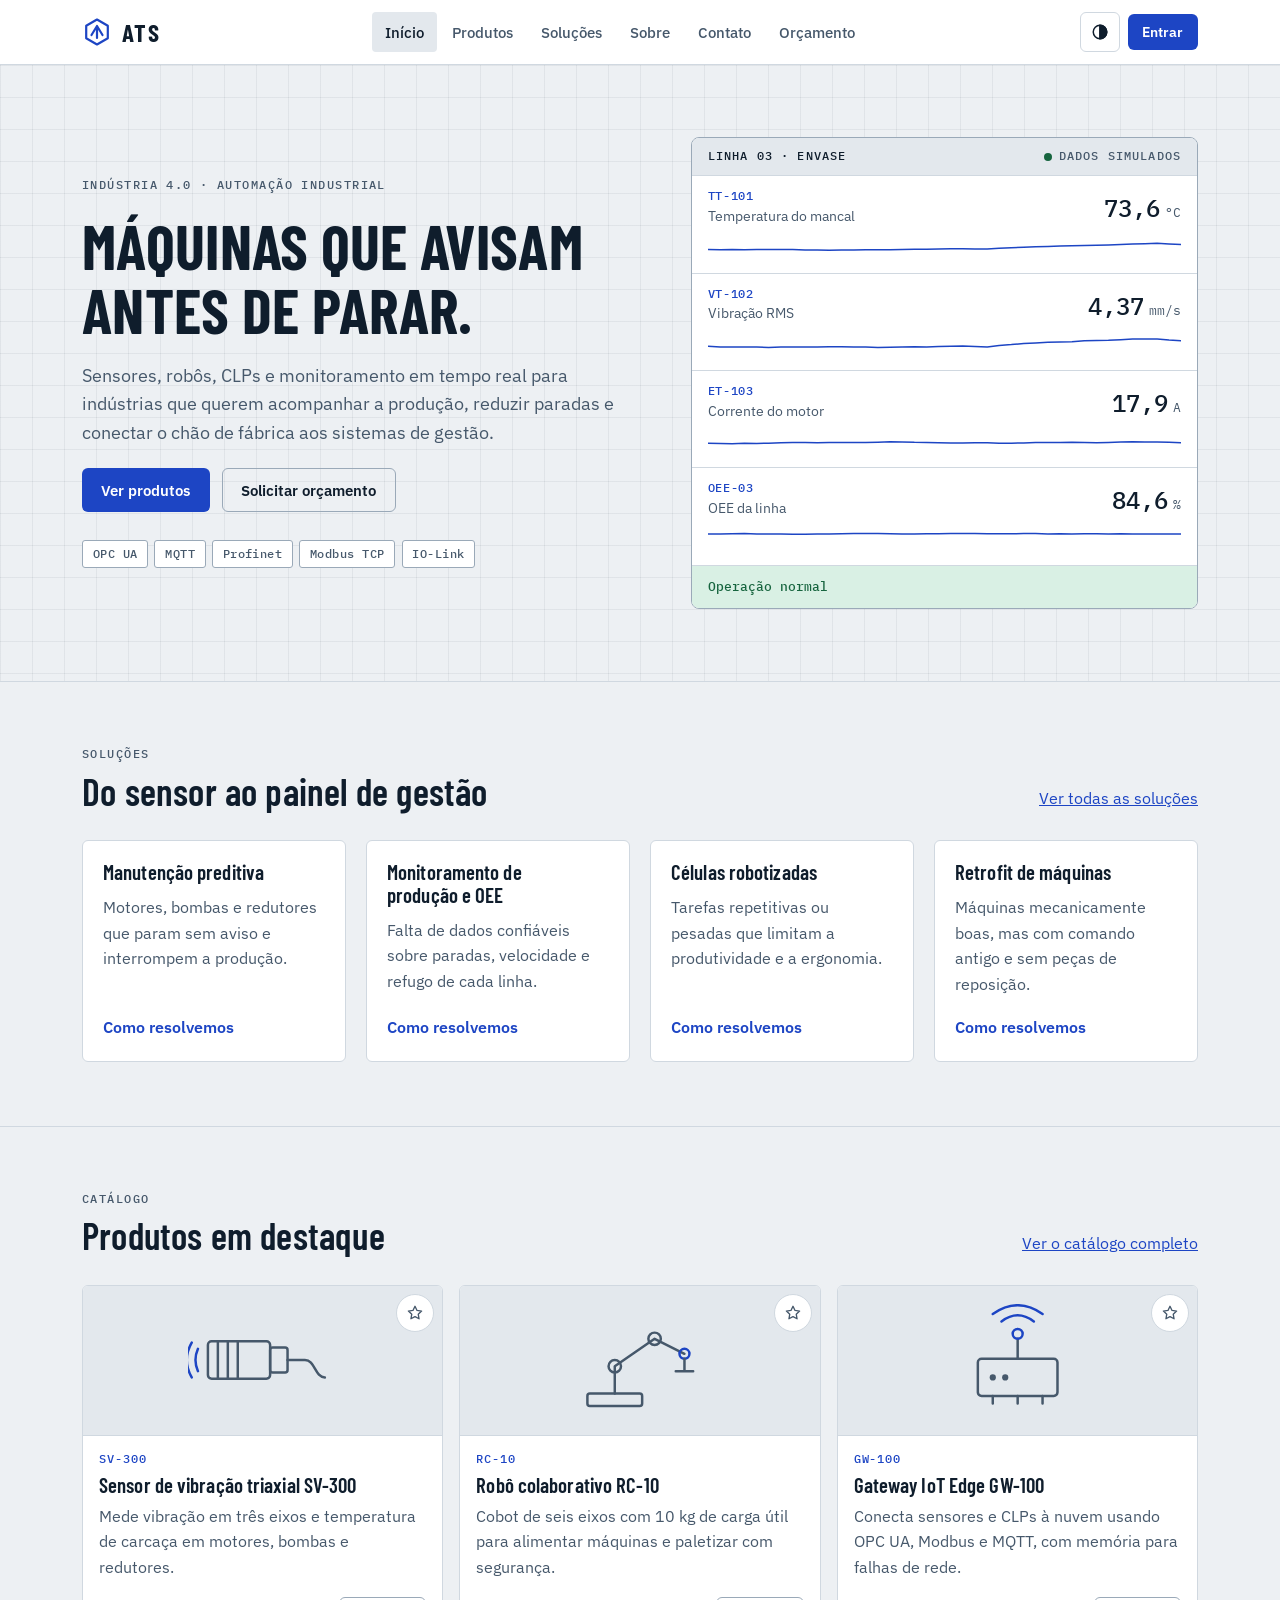
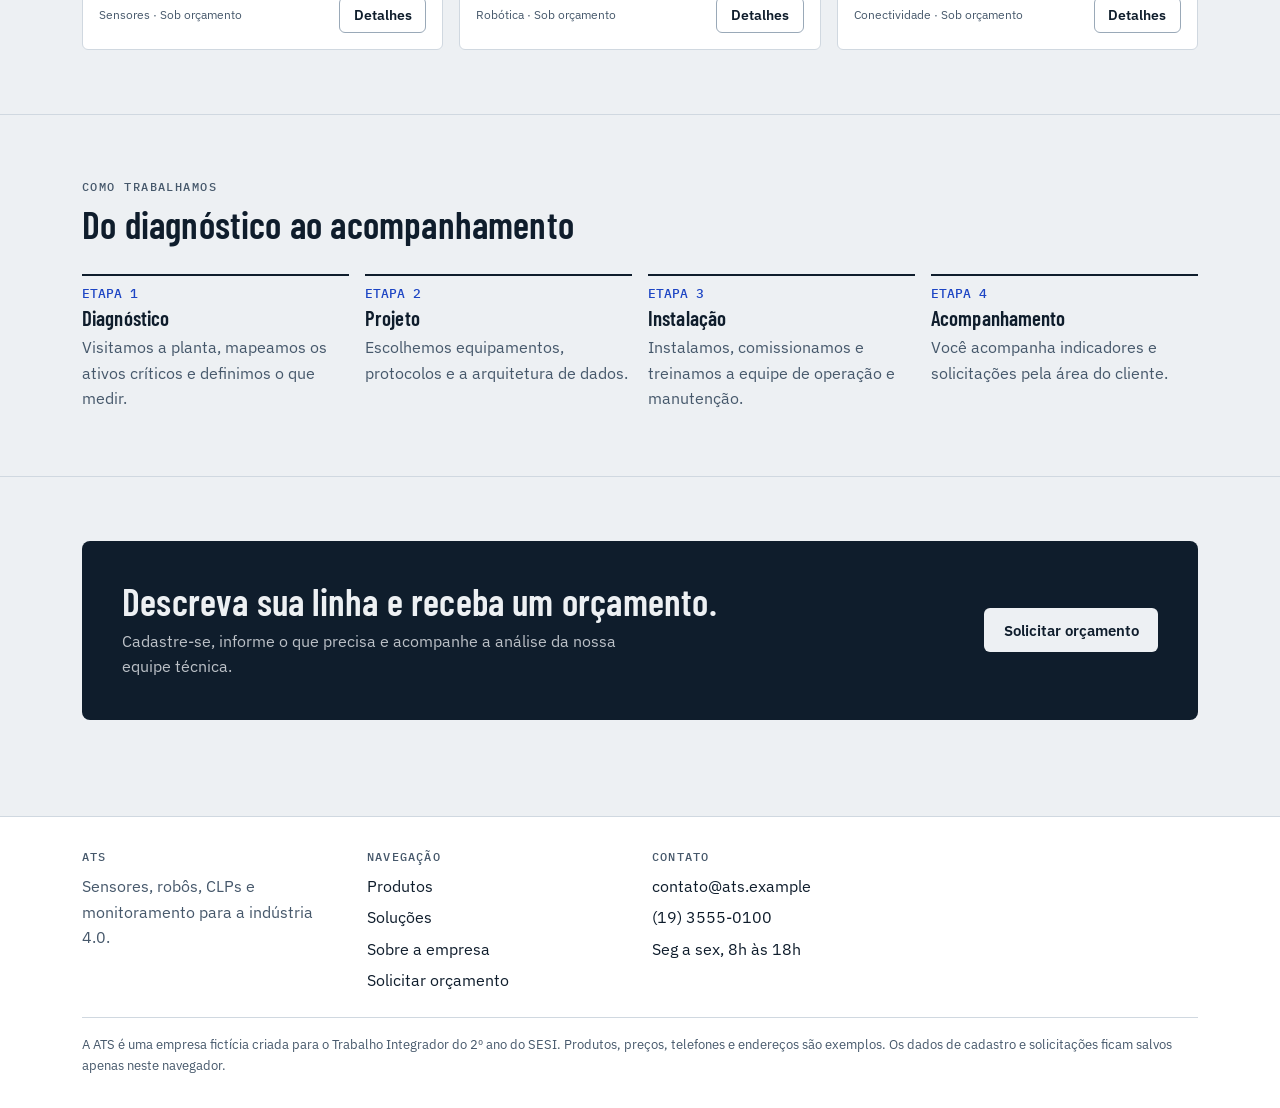
<file: Site - Link.html>
<!doctype html><html><head><meta charset=utf8><meta name=viewport content="width=device-width,initial-scale=1,viewport-fit=cover"><style>:root{color-scheme:light;box-sizing:border-box;padding-top:env(safe-area-inset-top,0px);padding-bottom:env(safe-area-inset-bottom,0px)}html{scroll-padding-top:env(safe-area-inset-top,0px)}body{margin:0;padding:0;font:14px -apple-system,BlinkMacSystemFont,sans-serif;background:#fff;color:#000}img{max-width:100%}[hidden]:not([hidden=until-found i]){display:none!important}</style></head><body>
<title>ATS</title>
<link rel="preconnect" href="https://fonts.googleapis.com">
<link rel="preconnect" href="https://fonts.gstatic.com" crossorigin>
<link rel="stylesheet" href="https://fonts.googleapis.com/css2?family=Barlow+Condensed:wght@500;600;700&family=IBM+Plex+Mono:wght@400;500&family=IBM+Plex+Sans:wght@400;500;600&display=swap">
<style>
/* Layout: cabeçalho fixo; hero sobre grade de desenho técnico com painel de telemetria ao vivo (único ponto de ousadia); demais telas em grades sóbrias de cards e formulários. */
:root{
  --bg:#EDF0F3; --surface:#FFFFFF; --surface-2:#E3E8ED; --ink:#0F1D2C; --ink-2:#46586B;
  --line:#D0D8E0; --line-strong:#9AA9B8;
  --accent:#1D45C4; --accent-hover:#16379F; --accent-ink:#FFFFFF; --accent-soft:#DCE4FA;
  --signal:#8A5200; --signal-bg:#FFEFC7; --ok:#17653F; --ok-bg:#D9F0E4; --bad:#A8231C; --bad-bg:#FBE2DF;
  --f-display:'Barlow Condensed','Arial Narrow',sans-serif;
  --f-body:'IBM Plex Sans',system-ui,-apple-system,'Segoe UI',sans-serif;
  --f-mono:'IBM Plex Mono',ui-monospace,Menlo,Consolas,monospace;
  --r:6px;
}
@media (prefers-color-scheme:dark){
  :root:not([data-theme="light"]){
    --bg:#0E1621; --surface:#152231; --surface-2:#1C2D40; --ink:#E7EDF3; --ink-2:#9FB0C1;
    --line:#2A3D52; --line-strong:#4B6179;
    --accent:#7DA1FF; --accent-hover:#A3BDFF; --accent-ink:#0B1730; --accent-soft:#1B2D55;
    --signal:#FFC24D; --signal-bg:#3A2D0C; --ok:#5FD39A; --ok-bg:#12301F; --bad:#FF8F86; --bad-bg:#3B1815;
    color-scheme:dark;
  }
}
:root[data-theme="dark"]{
  --bg:#0E1621; --surface:#152231; --surface-2:#1C2D40; --ink:#E7EDF3; --ink-2:#9FB0C1;
  --line:#2A3D52; --line-strong:#4B6179;
  --accent:#7DA1FF; --accent-hover:#A3BDFF; --accent-ink:#0B1730; --accent-soft:#1B2D55;
  --signal:#FFC24D; --signal-bg:#3A2D0C; --ok:#5FD39A; --ok-bg:#12301F; --bad:#FF8F86; --bad-bg:#3B1815;
  color-scheme:dark;
}
*,*::before,*::after{box-sizing:border-box}
html{scroll-behavior:smooth}
body{background:var(--bg);color:var(--ink);font:400 1rem/1.6 var(--f-body);-webkit-font-smoothing:antialiased}
@media (prefers-reduced-motion:reduce){html{scroll-behavior:auto}*,*::before,*::after{animation:none!important;transition:none!important}}
h1,h2,h3,h4{font-family:var(--f-display);font-weight:600;line-height:1.1;margin:0;text-wrap:balance;letter-spacing:.005em}
h1{font-size:clamp(2.2rem,5.4vw,3.9rem);font-weight:700;text-transform:uppercase;line-height:1.02}
h2{font-size:clamp(1.7rem,3.4vw,2.35rem)}
h3{font-size:1.3rem}
p{margin:0}
a{color:var(--accent)}
:focus-visible{outline:2px solid var(--accent);outline-offset:2px}
.wrap{max-width:1180px;margin-inline:auto;padding-inline:clamp(16px,4vw,32px)}
.mono{font-family:var(--f-mono)}
.skip{position:absolute;left:-999px;top:0;background:var(--accent);color:var(--accent-ink);padding:.6rem 1rem;z-index:50}
.skip:focus{left:8px;top:8px}
.eyebrow{font:500 .75rem/1.4 var(--f-mono);letter-spacing:.12em;text-transform:uppercase;color:var(--ink-2)}
.lead{font-size:1.125rem;color:var(--ink-2);max-width:62ch}
.muted{color:var(--ink-2)}

/* Header */
.hdr{position:sticky;top:env(safe-area-inset-top,0px);z-index:30;background:var(--surface);border-bottom:1px solid var(--line)}
.hdr .wrap{display:flex;align-items:center;gap:1rem;min-height:64px}
.brand{display:inline-flex;align-items:center;gap:.6rem;font:700 1.55rem/1 var(--f-display);letter-spacing:.06em;text-transform:uppercase;color:var(--ink);text-decoration:none}
.brand svg{color:var(--accent)}
.nav{display:flex;gap:.15rem;margin-inline:auto}
.nav a{padding:.5rem .8rem;border-radius:4px;color:var(--ink-2);text-decoration:none;font-weight:500;font-size:.95rem}
.nav a:hover{color:var(--ink);background:var(--surface-2)}
.nav a[aria-current="page"]{color:var(--ink);background:var(--surface-2)}
.hdr-actions{display:flex;align-items:center;gap:.5rem}
.icon-btn{width:40px;height:40px;display:inline-grid;place-items:center;border-radius:var(--r);border:1px solid var(--line);background:transparent;color:var(--ink);cursor:pointer}
.icon-btn:hover{background:var(--surface-2)}
.menu-btn{display:none}
@media (max-width:920px){
  .menu-btn{display:inline-grid}
  .hdr .wrap{gap:.5rem}
  .hdr-actions{margin-left:auto}
  .nav{display:none;position:absolute;left:0;right:0;top:100%;flex-direction:column;background:var(--surface);border-bottom:1px solid var(--line);padding:.5rem clamp(16px,4vw,32px) 1rem;margin:0}
  .nav.open{display:flex}
  .nav a{padding:.8rem .5rem}
}

/* Buttons */
.btn{display:inline-flex;align-items:center;justify-content:center;gap:.5rem;min-height:44px;padding:.65rem 1.15rem;border-radius:var(--r);border:1px solid transparent;font:600 .95rem/1.2 var(--f-body);cursor:pointer;text-decoration:none;transition:background .15s,border-color .15s}
.btn-primary{background:var(--accent);color:var(--accent-ink)}
.btn-primary:hover{background:var(--accent-hover)}
.btn-line{background:transparent;border-color:var(--line-strong);color:var(--ink)}
.btn-line:hover{background:var(--surface-2)}
.btn-danger{background:transparent;border-color:var(--bad);color:var(--bad)}
.btn-danger:hover{background:var(--bad-bg)}
.btn-sm{min-height:36px;padding:.35rem .85rem;font-size:.88rem}
.cta-row{display:flex;flex-wrap:wrap;gap:.75rem}

/* Hero */
.hero{border-bottom:1px solid var(--line);background-image:linear-gradient(color-mix(in srgb,var(--ink) 6%,transparent) 1px,transparent 1px),linear-gradient(90deg,color-mix(in srgb,var(--ink) 6%,transparent) 1px,transparent 1px);background-size:32px 32px}
.hero-grid{display:grid;grid-template-columns:minmax(0,1.05fr) minmax(0,.95fr);gap:clamp(1.5rem,4vw,3rem);align-items:center;padding-block:clamp(2.5rem,6vw,4.5rem)}
.hero-copy{display:flex;flex-direction:column;gap:1.25rem;min-width:0}
.proto{list-style:none;margin:.5rem 0 0;padding:0;display:flex;flex-wrap:wrap;gap:.4rem}
.proto li{font:500 .75rem/1 var(--f-mono);letter-spacing:.04em;padding:.45rem .6rem;border:1px solid var(--line-strong);border-radius:3px;background:var(--surface);color:var(--ink-2)}
@media (max-width:900px){.hero-grid{grid-template-columns:minmax(0,1fr)}}

/* Telemetry panel */
.panel{background:var(--surface);border:1px solid var(--line-strong);border-radius:8px;overflow:hidden;min-width:0}
.panel-h{display:flex;justify-content:space-between;align-items:center;gap:.5rem;padding:.7rem 1rem;border-bottom:1px solid var(--line);background:var(--surface-2);font:500 .72rem/1.3 var(--f-mono);letter-spacing:.1em;text-transform:uppercase}
.live{display:inline-flex;align-items:center;gap:.4rem;color:var(--ink-2)}
.live i{width:8px;height:8px;border-radius:50%;background:var(--ok);animation:pulse 1.6s ease-in-out infinite}
@keyframes pulse{50%{opacity:.25}}
.ch{display:grid;grid-template-columns:minmax(0,1fr) auto;gap:.15rem .75rem;padding:.8rem 1rem;border-bottom:1px solid var(--line)}
.ch-top{display:flex;flex-direction:column;min-width:0}
.ch .tag{font:500 .72rem/1.3 var(--f-mono);color:var(--accent);letter-spacing:.06em}
.ch .nm{font-size:.9rem;color:var(--ink-2)}
.ch-val{display:flex;align-items:baseline;gap:.3rem;font-family:var(--f-mono)}
.ch-val b{font-size:1.5rem;font-weight:500;font-variant-numeric:tabular-nums}
.ch-val .un{font-size:.8rem;color:var(--ink-2)}
.spark{grid-column:1/-1;width:100%;height:30px;display:block}
.spark polyline{fill:none;stroke:var(--accent);stroke-width:1.5;vector-effect:non-scaling-stroke;stroke-linejoin:round}
.ch.warn .tag,.ch.warn .ch-val b{color:var(--signal)}
.ch.warn .spark polyline{stroke:var(--signal)}
.panel-f{padding:.75rem 1rem;font:500 .8rem/1.4 var(--f-mono);color:var(--ok);background:var(--ok-bg)}
.panel-f.warn{color:var(--signal);background:var(--signal-bg)}

/* Sections */
.sec{padding-block:clamp(2.5rem,5vw,4rem)}
.sec+.sec{border-top:1px solid var(--line)}
.sec-head{display:flex;flex-direction:column;gap:.5rem;margin-bottom:1.75rem}
.sec-head .row{display:flex;flex-wrap:wrap;justify-content:space-between;align-items:end;gap:1rem}
.grid{display:grid;gap:1rem;grid-template-columns:repeat(auto-fill,minmax(min(100%,17rem),1fr))}
.grid-2{display:grid;gap:1.25rem;grid-template-columns:repeat(auto-fit,minmax(min(100%,22rem),1fr))}
.grid-3{display:grid;gap:1.25rem;grid-template-columns:repeat(auto-fit,minmax(min(100%,15rem),1fr))}
.card{background:var(--surface);border:1px solid var(--line);border-radius:var(--r);padding:1.25rem;display:flex;flex-direction:column;gap:.6rem;min-width:0}
.card h3{margin-bottom:.1rem}
.card .link{margin-top:auto;padding-top:.5rem;font-weight:600;text-decoration:none}
.card .link:hover{text-decoration:underline}
.steps-list{list-style:none;margin:0;padding:0;display:grid;gap:1rem;grid-template-columns:repeat(auto-fit,minmax(min(100%,13rem),1fr));counter-reset:s}
.steps-list li{border-top:2px solid var(--ink);padding-top:.8rem;display:flex;flex-direction:column;gap:.35rem}
.steps-list .n{font:500 .8rem/1 var(--f-mono);color:var(--accent)}
.cta-band{background:var(--ink);color:var(--bg);border-radius:8px;padding:clamp(1.5rem,4vw,2.5rem);display:flex;flex-wrap:wrap;gap:1.25rem;align-items:center;justify-content:space-between}
.cta-band p{color:color-mix(in srgb,var(--bg) 78%,transparent);margin-top:.4rem;max-width:52ch}
.cta-band .btn-primary{background:var(--bg);color:var(--ink)}
.cta-band .btn-primary:hover{background:var(--surface-2)}

/* Page head */
.pagehead{padding-block:clamp(2rem,4vw,3rem) 1.5rem;display:flex;flex-direction:column;gap:.75rem}
.pagehead h1{font-size:clamp(2rem,4.4vw,3rem)}
.crumbs{font-size:.85rem;color:var(--ink-2);display:flex;flex-wrap:wrap;gap:.4rem}
.crumbs a{color:var(--ink-2)}
.page{padding-bottom:clamp(2.5rem,5vw,4rem)}

/* Catalog */
.tools{display:flex;flex-wrap:wrap;gap:.75rem;align-items:center;margin-bottom:1rem}
.search{flex:1 1 16rem;min-width:0}
.chips{display:flex;flex-wrap:wrap;gap:.5rem;margin-bottom:1rem}
.chip{min-height:36px;padding:.35rem .85rem;border-radius:999px;border:1px solid var(--line-strong);background:var(--surface);color:var(--ink);font:500 .88rem/1 var(--f-body);cursor:pointer}
.chip:hover{background:var(--surface-2)}
.chip[aria-pressed="true"]{background:var(--accent);border-color:var(--accent);color:var(--accent-ink)}
.count{font:500 .85rem/1.3 var(--f-mono);color:var(--ink-2);margin-bottom:1rem}
.pcard{position:relative;display:flex;flex-direction:column;background:var(--surface);border:1px solid var(--line);border-radius:var(--r);overflow:hidden;min-width:0}
.pcard .vis{background:var(--surface-2);color:var(--ink-2);display:grid;place-items:center;height:150px;border-bottom:1px solid var(--line)}
.pcard .body{padding:1rem;display:flex;flex-direction:column;gap:.45rem;flex:1}
.pcard .code{font:500 .72rem/1.3 var(--f-mono);letter-spacing:.08em;color:var(--accent)}
.pcard h3{font-size:1.3rem}
.pcard .foot{margin-top:auto;display:flex;align-items:center;justify-content:space-between;gap:.5rem;padding-top:.6rem}
.tagc{font-size:.78rem;color:var(--ink-2)}
.pcard .vis svg{width:auto;height:112px;max-width:90%}
.fav{position:absolute;top:.5rem;right:.5rem;width:38px;height:38px;display:grid;place-items:center;border-radius:50%;border:1px solid var(--line);background:var(--surface);color:var(--ink-2);cursor:pointer}
.fav svg{fill:none;stroke:currentColor;stroke-width:1.8}
.fav[aria-pressed="true"]{color:var(--accent);border-color:var(--accent)}
.fav[aria-pressed="true"] svg{fill:currentColor}
.empty{grid-column:1/-1;border:1px dashed var(--line-strong);border-radius:var(--r);padding:2rem 1rem;text-align:center;display:flex;flex-direction:column;gap:.75rem;align-items:center}

/* Product detail */
.detail{display:grid;grid-template-columns:minmax(0,.9fr) minmax(0,1.1fr);gap:clamp(1.25rem,3vw,2.5rem);align-items:start}
.detail .big{background:var(--surface-2);border:1px solid var(--line);border-radius:var(--r);color:var(--ink-2);display:grid;place-items:center;min-height:280px}
.detail .big svg{width:min(260px,70%);height:auto}
.detail .info{display:flex;flex-direction:column;gap:1rem;min-width:0}
.facts{list-style:none;margin:0;padding:0;display:flex;flex-wrap:wrap;gap:.5rem}
.facts li{font:500 .8rem/1 var(--f-mono);padding:.5rem .65rem;background:var(--accent-soft);color:var(--ink);border-radius:3px}
@media (max-width:800px){.detail{grid-template-columns:minmax(0,1fr)}}
.tablewrap{overflow-x:auto;border:1px solid var(--line);border-radius:var(--r);background:var(--surface)}
.spec{width:100%;border-collapse:collapse;font-size:.95rem}
.spec th,.spec td{text-align:left;padding:.7rem 1rem;border-bottom:1px solid var(--line);vertical-align:top}
.spec tr:last-child th,.spec tr:last-child td{border-bottom:0}
.spec th{width:38%;font-weight:500;color:var(--ink-2)}
.spec td{font-family:var(--f-mono);font-size:.88rem}
.ul{margin:0;padding-left:1.15rem;display:grid;gap:.3rem}

/* Solutions */
.sol{display:grid;grid-template-columns:minmax(0,.8fr) minmax(0,1.2fr);gap:1.5rem;padding-block:1.75rem;border-top:1px solid var(--line)}
.sol:first-of-type{border-top:0}
.sol .l{display:flex;flex-direction:column;gap:.6rem}
.sol .r{display:flex;flex-direction:column;gap:.9rem;min-width:0}
.sol h4{font:500 .75rem/1.3 var(--f-mono);letter-spacing:.1em;text-transform:uppercase;color:var(--ink-2);margin-bottom:.3rem}
.chiplinks{display:flex;flex-wrap:wrap;gap:.4rem}
.chiplinks a{font:500 .78rem/1 var(--f-mono);padding:.45rem .6rem;border:1px solid var(--line-strong);border-radius:3px;text-decoration:none;color:var(--ink)}
.chiplinks a:hover{background:var(--surface-2)}
@media (max-width:800px){.sol{grid-template-columns:minmax(0,1fr)}}

/* About */
.timeline{list-style:none;margin:0;padding:0;display:grid;gap:0;border-left:2px solid var(--line-strong)}
.timeline li{padding:0 0 1.25rem 1.25rem;position:relative}
.timeline li::before{content:"";position:absolute;left:-7px;top:.45rem;width:12px;height:12px;border-radius:50%;background:var(--accent);border:2px solid var(--bg)}
.timeline .y{font:500 .85rem/1.4 var(--f-mono);color:var(--accent)}

/* Forms */
.two-col{display:grid;grid-template-columns:minmax(0,1.3fr) minmax(0,.7fr);gap:clamp(1.25rem,3vw,2.5rem);align-items:start}
@media (max-width:900px){.two-col{grid-template-columns:minmax(0,1fr)}}
.form{background:var(--surface);border:1px solid var(--line);border-radius:var(--r);padding:clamp(1rem,3vw,1.75rem);display:grid;gap:1rem;min-width:0}
.row2{display:grid;gap:1rem;grid-template-columns:repeat(auto-fit,minmax(min(100%,14rem),1fr))}
.field{display:flex;flex-direction:column;gap:.35rem;min-width:0}
.field label{font-weight:600;font-size:.9rem}
.opt{font-weight:400;color:var(--ink-2)}
.field input,.field select,.field textarea{width:100%;min-height:44px;padding:.6rem .75rem;border:1px solid var(--line-strong);border-radius:var(--r);background:var(--bg);color:var(--ink);font:400 1rem/1.4 var(--f-body)}
.field textarea{min-height:110px;resize:vertical}
.field input:focus,.field select:focus,.field textarea:focus{outline:2px solid var(--accent);outline-offset:1px;border-color:var(--accent)}
.field input[aria-invalid="true"],.field select[aria-invalid="true"],.field textarea[aria-invalid="true"]{border-color:var(--bad)}
.field input[readonly]{color:var(--ink-2)}
.hint{font-size:.82rem;color:var(--ink-2)}
.err{font-size:.85rem;color:var(--bad);min-height:0}
.err:empty{display:none}
.pwrow{display:flex;gap:.5rem}
.pwrow input{flex:1}
.banner{border:1px solid var(--line-strong);border-left-width:4px;border-radius:var(--r);padding:.8rem 1rem;background:var(--surface);display:flex;flex-direction:column;gap:.3rem}
.banner.warn{border-left-color:var(--signal);background:var(--signal-bg)}
.banner.ok{border-left-color:var(--ok);background:var(--ok-bg)}
.side{background:var(--surface);border:1px solid var(--line);border-radius:var(--r);padding:1.25rem;display:grid;gap:.9rem}
.statuslist{list-style:none;margin:0;padding:0;display:grid;gap:.5rem}
.statuslist li{display:flex;gap:.6rem;align-items:baseline;font-size:.92rem}
.statuslist .n{font:500 .75rem/1 var(--f-mono);color:var(--accent)}
.tabs{display:flex;gap:.25rem;border-bottom:1px solid var(--line);margin-bottom:1rem;flex-wrap:wrap}
.tab{padding:.7rem 1rem;border:0;border-bottom:3px solid transparent;background:transparent;color:var(--ink-2);font:600 .95rem/1 var(--f-body);cursor:pointer;margin-bottom:-1px}
.tab[aria-selected="true"]{color:var(--ink);border-bottom-color:var(--accent)}
.narrow{max-width:520px;margin-inline:auto}

/* Pills & requests */
.pill{display:inline-block;font:600 .75rem/1 var(--f-body);padding:.4rem .65rem;border-radius:999px;white-space:nowrap}
.s-0{background:var(--surface-2);color:var(--ink)}
.s-1{background:var(--accent-soft);color:var(--ink)}
.s-2{background:var(--signal-bg);color:var(--signal)}
.s-3{background:var(--ok-bg);color:var(--ok)}
.s-4{background:var(--accent-soft);color:var(--ink)}
.s-5{background:var(--ok-bg);color:var(--ok)}
.s-x{background:var(--bad-bg);color:var(--bad)}
.reqs{display:grid;gap:1rem}
.req{background:var(--surface);border:1px solid var(--line);border-radius:var(--r);padding:1.1rem 1.25rem;display:grid;gap:.8rem;min-width:0}
.req header{display:flex;flex-wrap:wrap;justify-content:space-between;gap:.5rem;align-items:start}
.req h3{font-size:1.25rem}
.stepbar{list-style:none;margin:0;padding:0;display:grid;grid-template-columns:repeat(6,1fr);gap:4px}
.stepbar li{height:6px;border-radius:3px;background:var(--surface-2)}
.stepbar li.on{background:var(--accent)}
.stepbar.x li.on{background:var(--bad)}
.req .meta{font-size:.85rem;color:var(--ink-2)}
.req details summary{cursor:pointer;font-weight:600;font-size:.9rem}
.req details .in{padding-top:.7rem;display:grid;gap:.6rem;font-size:.92rem}
.hist{list-style:none;margin:0;padding:0;display:grid;gap:.25rem;font-family:var(--f-mono);font-size:.82rem}
.actions{display:flex;flex-wrap:wrap;gap:.5rem}
.areahead{display:flex;flex-wrap:wrap;justify-content:space-between;gap:1rem;align-items:end}
.confirm{display:flex;flex-direction:column;gap:1rem;align-items:flex-start;max-width:640px}
.okmark{width:56px;height:56px;border-radius:50%;background:var(--ok-bg);color:var(--ok);display:grid;place-items:center}
.protocol{font:500 1.5rem/1.2 var(--f-mono)}
dl.kv{display:grid;grid-template-columns:max-content minmax(0,1fr);gap:.4rem 1rem;margin:0}
dl.kv dt{color:var(--ink-2)}
dl.kv dd{margin:0;overflow-wrap:anywhere}
details.faq{border-top:1px solid var(--line);padding:1rem 0}
details.faq:last-of-type{border-bottom:1px solid var(--line)}
details.faq summary{cursor:pointer;font-weight:600}
details.faq p{margin-top:.6rem;color:var(--ink-2);max-width:70ch}

/* Footer */
.ftr{border-top:1px solid var(--line);background:var(--surface);margin-top:2rem}
.ftr .wrap{display:grid;gap:1.5rem;grid-template-columns:repeat(auto-fit,minmax(min(100%,13rem),1fr));padding-block:2rem}
.ftr h4{font:500 .75rem/1.3 var(--f-mono);letter-spacing:.1em;text-transform:uppercase;color:var(--ink-2);margin-bottom:.6rem}
.ftr ul{list-style:none;margin:0;padding:0;display:grid;gap:.35rem}
.ftr a{color:var(--ink);text-decoration:none}
.ftr a:hover{text-decoration:underline}
.ftr .note{grid-column:1/-1;font-size:.82rem;color:var(--ink-2);border-top:1px solid var(--line);padding-top:1rem}
.toast{position:fixed;left:50%;transform:translateX(-50%);bottom:calc(1rem + env(safe-area-inset-bottom,0px));background:var(--ink);color:var(--bg);padding:.75rem 1.1rem;border-radius:var(--r);font-size:.92rem;z-index:60;max-width:calc(100vw - 32px)}
.toast[hidden]{display:none}
</style>

<a class="skip" href="#conteudo" data-action="skip">Ir para o conteúdo</a>
<header class="hdr">
  <div class="wrap">
    <a class="brand" href="#inicio" data-go="inicio" aria-label="ATS, página inicial">
      <svg width="30" height="30" viewBox="0 0 30 30" fill="none" stroke="currentColor" stroke-width="2.2" stroke-linejoin="round" aria-hidden="true"><path d="M15 2.5l10.8 6.25v12.5L15 27.5 4.2 21.25V8.75z"/><path d="M15 9v12M9.5 18l5.5-9 5.5 9" stroke-linecap="round"/></svg>
      <span>ATS</span>
    </a>
    <nav class="nav" id="nav" aria-label="Principal">
      <a href="#inicio" data-go="inicio" data-r="inicio">Início</a>
      <a href="#produtos" data-go="produtos" data-r="produtos produto">Produtos</a>
      <a href="#solucoes" data-go="solucoes" data-r="solucoes">Soluções</a>
      <a href="#sobre" data-go="sobre" data-r="sobre">Sobre</a>
      <a href="#contato" data-go="contato" data-r="contato">Contato</a>
      <a href="#orcamento" data-go="orcamento" data-r="orcamento confirmacao">Orçamento</a>
    </nav>
    <div class="hdr-actions">
      <button class="icon-btn" type="button" data-action="theme" aria-label="Alternar entre tema claro e escuro" title="Alternar tema">
        <svg width="18" height="18" viewBox="0 0 24 24" fill="none" stroke="currentColor" stroke-width="2" aria-hidden="true"><circle cx="12" cy="12" r="9"/><path d="M12 3v18" /><path d="M12 3a9 9 0 0 1 0 18z" fill="currentColor"/></svg>
      </button>
      <a class="btn btn-primary btn-sm" id="authbtn" href="#login" data-go="login">Entrar</a>
      <button class="icon-btn menu-btn" type="button" data-action="menu" id="menubtn" aria-expanded="false" aria-controls="nav" aria-label="Abrir menu">
        <svg width="20" height="20" viewBox="0 0 24 24" fill="none" stroke="currentColor" stroke-width="2" stroke-linecap="round" aria-hidden="true"><path d="M4 7h16M4 12h16M4 17h16"/></svg>
      </button>
    </div>
  </div>
</header>

<main id="conteudo" tabindex="-1"></main>

<footer class="ftr">
  <div class="wrap">
    <div>
      <h4>ATS</h4>
      <p class="muted">Sensores, robôs, CLPs e monitoramento para a indústria 4.0.</p>
    </div>
    <div>
      <h4>Navegação</h4>
      <ul>
        <li><a href="#produtos" data-go="produtos">Produtos</a></li>
        <li><a href="#solucoes" data-go="solucoes">Soluções</a></li>
        <li><a href="#sobre" data-go="sobre">Sobre a empresa</a></li>
        <li><a href="#orcamento" data-go="orcamento">Solicitar orçamento</a></li>
      </ul>
    </div>
    <div>
      <h4>Contato</h4>
      <ul>
        <li>contato@ats.example</li>
        <li>(19) 3555-0100</li>
        <li>Seg a sex, 8h às 18h</li>
      </ul>
    </div>
    <p class="note">A ATS é uma empresa fictícia criada para o Trabalho Integrador do 2º ano do SESI. Produtos, preços, telefones e endereços são exemplos. Os dados de cadastro e solicitações ficam salvos apenas neste navegador.</p>
  </div>
</footer>
<div class="toast" id="toast" role="status" aria-live="polite" hidden></div>

<script>
(function(){
'use strict';

/* ---------- utilidades ---------- */
const $=(s,r=document)=>r.querySelector(s);
const $$=(s,r=document)=>Array.from(r.querySelectorAll(s));
const esc=s=>String(s==null?'':s).replace(/[&<>"']/g,c=>({'&':'&amp;','<':'&lt;','>':'&gt;','"':'&quot;',"'":'&#39;'}[c]));
const norm=s=>String(s).normalize('NFD').replace(/[̀-ͯ]/g,'').toLowerCase();
const mem={};
const store={
  get(k,d){try{const v=localStorage.getItem(k);if(v!==null)return JSON.parse(v)}catch(e){}return (k in mem)?mem[k]:d},
  set(k,v){mem[k]=v;try{localStorage.setItem(k,JSON.stringify(v))}catch(e){}}
};
function hash(str){let h1=0xdeadbeef,h2=0x41c6ce57;for(let i=0;i<str.length;i++){const ch=str.charCodeAt(i);h1=Math.imul(h1^ch,2654435761);h2=Math.imul(h2^ch,1597334677)}h1=Math.imul(h1^(h1>>>16),2246822507)^Math.imul(h2^(h2>>>13),3266489909);h2=Math.imul(h2^(h2>>>16),2246822507)^Math.imul(h1^(h1>>>13),3266489909);return (4294967296*(2097151&h2)+(h1>>>0)).toString(16)}
const pw=(email,s)=>hash('ats|'+email.toLowerCase()+'|'+s);
const fmtDate=iso=>{const [y,m,d]=iso.split('-');return d+'/'+m+'/'+y};
const today=()=>new Date().toISOString().slice(0,10);
let toastTimer=null;
function toast(msg){const t=$('#toast');t.textContent=msg;t.hidden=false;clearTimeout(toastTimer);toastTimer=setTimeout(()=>{t.hidden=true},3200)}

/* ---------- dados do catálogo ---------- */
const CATS=[
  {id:'sensores',nome:'Sensores'},
  {id:'robotica',nome:'Robótica'},
  {id:'controle',nome:'CLPs e IHM'},
  {id:'conectividade',nome:'Conectividade'},
  {id:'software',nome:'Software'},
  {id:'kits',nome:'Kits de projeto'}
];
const catName=id=>(CATS.find(c=>c.id===id)||{}).nome||'';
const PRODUTOS=[
  {id:'sv-300',codigo:'SV-300',cat:'sensores',nome:'Sensor de vibração triaxial SV-300',
   resumo:'Mede vibração em três eixos e temperatura de carcaça em motores, bombas e redutores.',
   descricao:'O SV-300 acompanha a saúde de ativos rotativos. Ele envia valores RMS de vibração e temperatura por IO-Link ou saída analógica, e alimenta os alertas de manutenção preditiva da plataforma ATS Monitor.',
   destaques:['3 eixos + temperatura','IO-Link e 4–20 mA','IP67'],
   specs:[['Faixa de medição','±16 g'],['Faixa de frequência','2 Hz a 10 kHz'],['Saída','IO-Link 1.1 ou 4–20 mA (RMS)'],['Alimentação','18 a 30 Vcc'],['Temperatura de operação','−40 a 85 °C'],['Grau de proteção','IP67'],['Fixação','Rosca M8 ou base magnética']],
   aplicacoes:['Motores elétricos','Bombas centrífugas','Redutores e ventiladores'],minQtd:1,tags:['vibração','manutenção preditiva','io-link']},
  {id:'si-m18',codigo:'SI-M18',cat:'sensores',nome:'Sensor indutivo de proximidade SI-M18',
   resumo:'Detecta peças metálicas sem contato, para contagem, posicionamento e fim de curso.',
   descricao:'Sensor indutivo cilíndrico com corpo em latão niquelado, indicado para ambientes com óleo e poeira. Entrega sinal PNP direto para entradas de CLP.',
   destaques:['Alcance 8 mm','PNP, normalmente aberto','IP67'],
   specs:[['Formato','Cilíndrico, rosca M18'],['Distância sensora nominal','8 mm'],['Saída','PNP, normalmente aberta'],['Tensão de operação','10 a 30 Vcc'],['Frequência de comutação','1 kHz'],['Corrente máxima de carga','200 mA'],['Material do corpo','Latão niquelado'],['Grau de proteção','IP67']],
   aplicacoes:['Contagem de peças em esteiras','Fim de curso em atuadores','Posicionamento de peças metálicas'],minQtd:10,tags:['proximidade','indutivo','contagem']},
  {id:'st-100',codigo:'ST-100',cat:'sensores',nome:'Transmissor de temperatura ST-100',
   resumo:'Sonda PT100 com transmissor 4–20 mA para fornos, estufas e linhas de envase.',
   descricao:'Conjunto de sonda e transmissor em haste de aço inox. O sinal de 4–20 mA em dois fios pode ser levado a longas distâncias sem perda de precisão.',
   destaques:['PT100 classe A','4–20 mA, 2 fios','−50 a 400 °C'],
   specs:[['Elemento sensor','PT100, classe A'],['Faixa de medição','−50 a 400 °C'],['Saída','4–20 mA, 2 fios'],['Alimentação','12 a 36 Vcc'],['Haste','Aço inox 316, 100 mm'],['Grau de proteção','IP66']],
   aplicacoes:['Fornos e estufas','Linhas de envase','Trocadores de calor'],minQtd:2,tags:['temperatura','pt100','4-20ma']},
  {id:'rc-10',codigo:'RC-10',cat:'robotica',nome:'Robô colaborativo RC-10',
   resumo:'Cobot de seis eixos com 10 kg de carga útil para alimentar máquinas e paletizar com segurança.',
   descricao:'O RC-10 trabalha ao lado do operador, sem grades, com limitação de força e potência configurável. A programação é feita por interface gráfica no tablet, e a integração com CLPs usa Modbus TCP.',
   destaques:['Carga útil 10 kg','Alcance 1.300 mm','6 eixos'],
   specs:[['Eixos','6'],['Carga útil','10 kg'],['Alcance','1.300 mm'],['Repetibilidade','±0,05 mm'],['Alimentação','100 a 240 Vca'],['Interfaces','Ethernet, Modbus TCP, E/S digitais'],['Peso','33 kg'],['Grau de proteção','IP54']],
   aplicacoes:['Alimentação de máquinas CNC','Paletização leve','Parafusamento','Inspeção visual'],minQtd:1,tags:['cobot','robô','colaborativo']},
  {id:'rs-500',codigo:'RS-500',cat:'robotica',nome:'Robô SCARA RS-500',
   resumo:'Robô de quatro eixos para montagem e pick and place de alta velocidade.',
   descricao:'Braço SCARA compacto com controlador integrado, pensado para células de montagem de pequenas peças com ciclos curtos e posicionamento preciso.',
   destaques:['Alcance 500 mm','Ciclo de 0,4 s','Carga 5 kg'],
   specs:[['Eixos','4'],['Alcance','500 mm'],['Carga útil nominal','5 kg'],['Repetibilidade','±0,02 mm'],['Tempo de ciclo padrão','0,4 s'],['Controlador','Integrado ao pedestal'],['Comunicação','Ethernet e E/S digitais']],
   aplicacoes:['Montagem de componentes eletrônicos','Dosagem de adesivos','Pick and place'],minQtd:1,tags:['scara','robô','montagem']},
  {id:'cl-2400',codigo:'CL-2400',cat:'controle',nome:'CLP modular CL-2400',
   resumo:'Controlador programável com 24 pontos de E/S e comunicação Profinet, Modbus TCP e OPC UA.',
   descricao:'CLP compacto e expansível para máquinas e pequenas linhas. Programado nas linguagens da norma IEC 61131-3, expõe variáveis por OPC UA para sistemas de supervisão.',
   destaques:['24 E/S integradas','Profinet e Modbus TCP','OPC UA'],
   specs:[['Entradas digitais','14 (24 Vcc)'],['Saídas digitais','10 (transistor, 0,5 A)'],['Entradas analógicas','4 (0–10 V ou 4–20 mA)'],['Comunicação','Profinet, Modbus TCP, servidor OPC UA'],['Programação','IEC 61131-3 (LD, ST, FBD)'],['Memória de programa','2 MB'],['Alimentação','24 Vcc'],['Montagem','Trilho DIN 35 mm']],
   aplicacoes:['Máquinas especiais','Retrofit de painéis','Controle de utilidades'],minQtd:1,tags:['clp','controlador','profinet']},
  {id:'ih-10',codigo:'IH-10',cat:'controle',nome:'IHM touch 10" IH-10',
   resumo:'Interface homem-máquina de 10,1 polegadas para operar e visualizar processos no painel.',
   descricao:'IHM capacitiva com frente selada, indicada para painéis de máquina. Comunica com CLPs por Ethernet e exibe alarmes, receitas e tendências.',
   destaques:['Tela de 10,1"','1280 × 800','IP65 frontal'],
   specs:[['Tela','10,1" capacitiva'],['Resolução','1280 × 800'],['Comunicação','Ethernet, USB, RS-485'],['Protocolos','Modbus TCP, cliente OPC UA'],['Alimentação','24 Vcc'],['Temperatura de operação','0 a 50 °C'],['Grau de proteção','IP65 (frontal)']],
   aplicacoes:['Painéis de máquinas','Operação de linhas','Visualização de alarmes'],minQtd:1,tags:['ihm','display','painel']},
  {id:'gw-100',codigo:'GW-100',cat:'conectividade',nome:'Gateway IoT Edge GW-100',
   resumo:'Conecta sensores e CLPs à nuvem usando OPC UA, Modbus e MQTT, com memória para falhas de rede.',
   descricao:'Instalado no painel, o GW-100 lê dados do chão de fábrica, aplica regras locais e publica em MQTT com TLS. Se a rede cair, guarda os dados e envia quando a conexão voltar.',
   destaques:['OPC UA, Modbus, MQTT','Wi-Fi e 4G opcional','Trilho DIN'],
   specs:[['Protocolos de campo','Modbus RTU/TCP, OPC UA, mestre IO-Link (4 portas)'],['Publicação','MQTT 3.1.1 com TLS'],['Conectividade','2 × Ethernet, Wi-Fi, 4G LTE (opcional)'],['Processamento local','Regras de borda e buffer offline de 7 dias'],['Alimentação','12 a 48 Vcc'],['Temperatura de operação','−20 a 65 °C'],['Montagem','Trilho DIN']],
   aplicacoes:['Integração com MES e ERP','Coleta de dados de máquinas antigas','Monitoramento remoto'],minQtd:1,tags:['gateway','iot','mqtt','opc ua']},
  {id:'axial-monitor',codigo:'AM-CLOUD',cat:'software',nome:'Plataforma ATS Monitor',
   resumo:'Painéis de OEE, alertas e histórico por máquina, acessíveis no navegador e no celular.',
   descricao:'Software de monitoramento em nuvem. Mostra disponibilidade, desempenho e qualidade de cada linha, registra paradas e avisa a equipe quando um indicador sai do limite.',
   destaques:['OEE em tempo real','Alertas por e-mail','API REST'],
   specs:[['Modelo','Assinatura mensal por máquina conectada'],['Indicadores','OEE, disponibilidade, desempenho e qualidade'],['Alertas','E-mail e notificação no aplicativo'],['Integração','API REST e webhooks'],['Retenção de dados','24 meses'],['Perfis de acesso','Operador, gestor e administrador']],
   aplicacoes:['Gestão de produção','Análise de paradas','Relatórios para a diretoria'],minQtd:1,tags:['oee','dashboard','nuvem','software']},
  {id:'mp-kit',codigo:'MP-KIT',cat:'kits',nome:'Kit de manutenção preditiva MP-KIT',
   resumo:'Sensores, gateway e licença da plataforma para começar a monitorar até quatro ativos.',
   descricao:'Pacote de entrada para quem quer testar manutenção preditiva em poucos equipamentos, com instalação orientada e treinamento online para a equipe de manutenção.',
   destaques:['4 sensores SV-300','1 gateway GW-100','90 dias de plataforma'],
   specs:[['Conteúdo','4 × SV-300, 1 × GW-100, cabos e suportes'],['Licença','ATS Monitor por 90 dias, até 4 máquinas'],['Instalação','Acompanhamento remoto'],['Treinamento','4 horas, online'],['Indicado para','Até 4 ativos rotativos']],
   aplicacoes:['Projeto-piloto de manutenção preditiva','Bombas e motores críticos'],minQtd:1,tags:['kit','piloto','manutenção preditiva']}
];
const SOLUCOES=[
  {id:'manutencao-preditiva',nome:'Manutenção preditiva',
   desafio:'Motores, bombas e redutores que param sem aviso e interrompem a produção.',
   entrega:['Sensores de vibração e temperatura nos ativos críticos','Alertas por limite e por tendência','Histórico de cada equipamento para planejar a parada'],
   prods:['sv-300','st-100','gw-100','mp-kit']},
  {id:'monitoramento-oee',nome:'Monitoramento de produção e OEE',
   desafio:'Falta de dados confiáveis sobre paradas, velocidade e refugo de cada linha.',
   entrega:['Coleta automática de contagem e estados da máquina','Painel de OEE por turno, linha e produto','Registro de motivos de parada'],
   prods:['gw-100','axial-monitor','si-m18']},
  {id:'celulas-roboticas',nome:'Células robotizadas',
   desafio:'Tarefas repetitivas ou pesadas que limitam a produtividade e a ergonomia.',
   entrega:['Projeto da célula com cobot ou SCARA','Integração com CLP e sensores','Treinamento de programação para a equipe'],
   prods:['rc-10','rs-500','cl-2400']},
  {id:'retrofit',nome:'Retrofit de máquinas',
   desafio:'Máquinas mecanicamente boas, mas com comando antigo e sem peças de reposição.',
   entrega:['Troca de comando por CLP e IHM atuais','Novos sensores e proteções','Conexão da máquina à rede da fábrica'],
   prods:['cl-2400','ih-10','si-m18','st-100']},
  {id:'conectividade',nome:'Conectividade de chão de fábrica',
   desafio:'Dados presos em CLPs e máquinas que não conversam com o ERP ou o MES.',
   entrega:['Mapeamento de variáveis e protocolos','Gateways com OPC UA, Modbus e MQTT','Publicação segura dos dados para os sistemas de gestão'],
   prods:['gw-100','cl-2400','axial-monitor']}
];
const STATUS=['Solicitada','Em análise','Orçamento enviado','Aprovada','Em execução','Concluída'];
const prod=id=>PRODUTOS.find(p=>p.id===id);
const sol=id=>SOLUCOES.find(s=>s.id===id);
function itemInfo(id){
  if(!id)return null;
  if(id.indexOf('sol:')===0){const s=sol(id.slice(4));return s?{nome:'Solução: '+s.nome,min:1}:null}
  const p=prod(id);return p?{nome:p.nome,min:p.minQtd}:null;
}

/* ---------- ícones ---------- */
const SV='viewBox="0 0 120 90" fill="none" stroke="currentColor" stroke-width="2" stroke-linecap="round" stroke-linejoin="round" aria-hidden="true"';
const ICONS={
  sensores:`<svg ${SV}><rect x="16" y="30" width="50" height="30" rx="3"/><path d="M24 30v30M32 30v30M40 30v30"/><rect x="66" y="35" width="14" height="20" rx="2"/><path d="M80 45h14c8 0 8 14 16 14"/><path d="M8 36q-4 9 0 18M3 31q-8 14 0 28" stroke="var(--accent)"/></svg>`,
  robotica:`<svg ${SV}><rect x="18" y="72" width="44" height="10" rx="2"/><path d="M40 72V50l32-22 24 12"/><circle cx="40" cy="50" r="5"/><circle cx="72" cy="28" r="5"/><circle cx="96" cy="40" r="4" stroke="var(--accent)"/><path d="M96 44v10M89 54h14"/></svg>`,
  controle:`<svg ${SV}><rect x="22" y="12" width="76" height="66" rx="3"/><path d="M22 34h76M22 56h76"/><circle cx="34" cy="23" r="2.6" fill="var(--accent)" stroke="none"/><circle cx="44" cy="23" r="2.6" fill="var(--accent)" stroke="none"/><circle cx="54" cy="23" r="2.6"/><path d="M34 45h52M34 67h30"/></svg>`,
  conectividade:`<svg ${SV}><rect x="28" y="44" width="64" height="30" rx="3"/><path d="M40 74v6M60 74v6M80 74v6M60 44V28"/><circle cx="60" cy="24" r="4" stroke="var(--accent)"/><path d="M47 14q13-10 26 0M40 8q20-14 40 0" stroke="var(--accent)"/><circle cx="40" cy="59" r="2.5" fill="currentColor" stroke="none"/><circle cx="50" cy="59" r="2.5" fill="currentColor" stroke="none"/></svg>`,
  software:`<svg ${SV}><rect x="16" y="14" width="88" height="54" rx="3"/><path d="M48 80h24M60 68v12"/><path d="M26 54l16-14 14 8 20-22 14 10" stroke="var(--accent)"/></svg>`,
  kits:`<svg ${SV}><rect x="18" y="42" width="84" height="36" rx="3"/><path d="M18 54h84"/><circle cx="42" cy="30" r="9"/><rect x="62" y="20" width="24" height="15" rx="2" stroke="var(--accent)"/></svg>`
};
const FAV_SVG='<svg width="18" height="18" viewBox="0 0 24 24" aria-hidden="true"><path d="M12 3l2.7 5.6 6.1.8-4.5 4.2 1.1 6.1L12 16.8 6.6 19.7l1.1-6.1L3.2 9.4l6.1-.8z" stroke-linejoin="round"/></svg>';

/* ---------- estado e dados do usuário ---------- */
const S={route:'inicio',param:null,q:'',cat:'todos',sort:'rel',tab:'entrar',notice:'',after:null,draft:null,tele:null};
function seed(){
  const users=store.get('ax_users',[])||[];
  if(!users.some(u=>u.email==='demo@ats.com.br')){
    users.push({nome:'Marcos Teixeira',empresa:'Metalúrgica Teixeira',email:'demo@ats.com.br',tel:'(19) 3555-0142',senha:pw('demo@ats.com.br','demo1234'),demo:true});
    store.set('ax_users',users);
    const old=(store.get('ax_reqs',[])||[]).filter(r=>r.id!==1021&&r.id!==1018);
    store.set('ax_reqs',old.concat([
      {id:1021,owner:'demo@ats.com.br',item:'sv-300',qtd:12,msg:'Precisamos monitorar 12 motores da linha de usinagem.',empresa:'Metalúrgica Teixeira',contato:{nome:'Marcos Teixeira',email:'demo@ats.com.br',tel:'(19) 3555-0142'},status:2,cancelada:false,hist:[{s:'Solicitada',d:'2026-09-28'},{s:'Em análise',d:'2026-09-29'},{s:'Orçamento enviado',d:'2026-10-02'}]},
      {id:1018,owner:'demo@ats.com.br',item:'mp-kit',qtd:1,msg:'Projeto-piloto para duas bombas e dois motores.',empresa:'Metalúrgica Teixeira',contato:{nome:'Marcos Teixeira',email:'demo@ats.com.br',tel:'(19) 3555-0142'},status:4,cancelada:false,hist:[{s:'Solicitada',d:'2026-09-15'},{s:'Em análise',d:'2026-09-16'},{s:'Orçamento enviado',d:'2026-09-18'},{s:'Aprovada',d:'2026-09-21'},{s:'Em execução',d:'2026-09-30'}]}
    ]));
  }
}
const users=()=>store.get('ax_users',[]);
const reqs=()=>store.get('ax_reqs',[]);
const favs=()=>store.get('ax_fav',[]);
const me=()=>{const e=store.get('ax_session',null);return e?users().find(u=>u.email===e)||null:null};

/* ---------- validação ---------- */
const V={
  nome:v=>v.trim().length>=3?'':'Informe seu nome completo.',
  req:(v,msg)=>v.trim()?'':(msg||'Preencha este campo.'),
  email:v=>!v.trim()?'Informe o e-mail.':(/^[^\s@]+@[^\s@]+\.[^\s@]{2,}$/.test(v.trim())?'':'Informe um e-mail válido, como nome@empresa.com.br.'),
  tel:v=>{const d=v.replace(/\D/g,'');return d.length>=10&&d.length<=11?'':'Informe o telefone com DDD, por exemplo (19) 98765-4321.'},
  senha:v=>v.length<8?'A senha precisa ter pelo menos 8 caracteres.':(!/[A-Za-z]/.test(v)||!/\d/.test(v)?'Use letras e números na senha.':'')
};
function applyErrors(form,errs){
  let first=null;
  $$('.field',form).forEach(f=>{
    const id=f.dataset.field,el=$('#'+id,f),box=$('.err',f),msg=errs[id]||'';
    if(box)box.textContent=msg;
    if(el){if(msg){el.setAttribute('aria-invalid','true');if(!first)first=el}else el.removeAttribute('aria-invalid')}
  });
  if(first)first.focus();
  return !first;
}
const val=(form,id)=>{const el=$('#'+id,form);return el?el.value:''};

/* ---------- componentes de formulário ---------- */
function field(id,label,o={}){
  const {type='text',value='',hint='',ph='',req=true,ac='',attrs='',mask=''}=o;
  return `<div class="field" data-field="${id}"><label for="${id}">${label}${req?'':' <span class="opt">(opcional)</span>'}</label><input id="${id}" name="${id}" type="${type}" value="${esc(value)}" placeholder="${esc(ph)}" ${ac?`autocomplete="${ac}"`:''} ${mask?`data-mask="${mask}"`:''} aria-describedby="${id}-e${hint?' '+id+'-h':''}" ${attrs}>${hint?`<div class="hint" id="${id}-h">${hint}</div>`:''}<div class="err" id="${id}-e" role="alert"></div></div>`;
}
function pwField(id,label,o={}){
  return `<div class="field" data-field="${id}"><label for="${id}">${label}</label><div class="pwrow"><input id="${id}" name="${id}" type="password" autocomplete="${o.ac||'current-password'}" aria-describedby="${id}-e${o.hint?' '+id+'-h':''}"><button type="button" class="btn btn-line btn-sm" data-action="pw" data-for="${id}" aria-label="Mostrar ou ocultar a senha">Mostrar</button></div>${o.hint?`<div class="hint" id="${id}-h">${o.hint}</div>`:''}<div class="err" id="${id}-e" role="alert"></div></div>`;
}
function pageHead(eyebrow,title,lead,crumbs){
  return `<div class="wrap"><div class="pagehead">${crumbs||''}${eyebrow?`<p class="eyebrow">${eyebrow}</p>`:''}<h1>${title}</h1>${lead?`<p class="lead">${lead}</p>`:''}</div></div>`;
}
function pcard(p){
  const fav=favs().includes(p.id);
  return `<article class="pcard"><div class="vis">${ICONS[p.cat]}</div><button type="button" class="fav" data-fav="${p.id}" aria-pressed="${fav}" aria-label="Favoritar ${esc(p.nome)}">${FAV_SVG}</button><div class="body"><span class="code">${esc(p.codigo)}</span><h3>${esc(p.nome)}</h3><p class="muted">${esc(p.resumo)}</p><div class="foot"><span class="tagc">${esc(catName(p.cat))} · Sob orçamento</span><a class="btn btn-line btn-sm" href="#produto-${p.id}" data-go="produto" data-param="${p.id}" aria-label="Ver detalhes de ${esc(p.nome)}">Detalhes</a></div></div></article>`;
}

/* ---------- páginas ---------- */
function teleMarkup(){
  return `<div class="panel" role="region" aria-label="Painel de monitoramento com dados simulados"><div class="panel-h"><span>Linha 03 · Envase</span><span class="live"><i></i>Dados simulados</span></div>${TELE_CH.map(c=>`<div class="ch" data-k="${c.k}"><div class="ch-top"><span class="tag">${c.tag}</span><span class="nm">${c.nome}</span></div><div class="ch-val"><b class="val">–</b><span class="un">${c.un}</span></div><svg class="spark" viewBox="0 0 100 30" preserveAspectRatio="none" aria-hidden="true"><polyline points=""/></svg></div>`).join('')}<div class="panel-f" id="tstate" aria-live="polite">Operação normal</div></div>`;
}
function pageInicio(){
  return `
  <section class="hero"><div class="wrap hero-grid">
    <div class="hero-copy">
      <p class="eyebrow">Indústria 4.0 · Automação industrial</p>
      <h1>Máquinas que avisam antes de parar.</h1>
      <p class="lead">Sensores, robôs, CLPs e monitoramento em tempo real para indústrias que querem acompanhar a produção, reduzir paradas e conectar o chão de fábrica aos sistemas de gestão.</p>
      <div class="cta-row"><a class="btn btn-primary" href="#produtos" data-go="produtos">Ver produtos</a><a class="btn btn-line" href="#orcamento" data-go="orcamento">Solicitar orçamento</a></div>
      <ul class="proto" aria-label="Protocolos compatíveis"><li>OPC UA</li><li>MQTT</li><li>Profinet</li><li>Modbus TCP</li><li>IO-Link</li></ul>
    </div>
    ${teleMarkup()}
  </div></section>
  <section class="sec"><div class="wrap">
    <div class="sec-head"><p class="eyebrow">Soluções</p><div class="row"><h2>Do sensor ao painel de gestão</h2><a href="#solucoes" data-go="solucoes">Ver todas as soluções</a></div></div>
    <div class="grid-3">${SOLUCOES.slice(0,4).map(s=>`<div class="card"><h3>${esc(s.nome)}</h3><p class="muted">${esc(s.desafio)}</p><a class="link" href="#solucoes" data-go="solucoes">Como resolvemos</a></div>`).join('')}</div>
  </div></section>
  <section class="sec"><div class="wrap">
    <div class="sec-head"><p class="eyebrow">Catálogo</p><div class="row"><h2>Produtos em destaque</h2><a href="#produtos" data-go="produtos">Ver o catálogo completo</a></div></div>
    <div class="grid">${['sv-300','rc-10','gw-100'].map(id=>pcard(prod(id))).join('')}</div>
  </div></section>
  <section class="sec"><div class="wrap">
    <div class="sec-head"><p class="eyebrow">Como trabalhamos</p><h2>Do diagnóstico ao acompanhamento</h2></div>
    <ol class="steps-list">
      <li><span class="n">ETAPA 1</span><h3>Diagnóstico</h3><p class="muted">Visitamos a planta, mapeamos os ativos críticos e definimos o que medir.</p></li>
      <li><span class="n">ETAPA 2</span><h3>Projeto</h3><p class="muted">Escolhemos equipamentos, protocolos e a arquitetura de dados.</p></li>
      <li><span class="n">ETAPA 3</span><h3>Instalação</h3><p class="muted">Instalamos, comissionamos e treinamos a equipe de operação e manutenção.</p></li>
      <li><span class="n">ETAPA 4</span><h3>Acompanhamento</h3><p class="muted">Você acompanha indicadores e solicitações pela área do cliente.</p></li>
    </ol>
  </div></section>
  <section class="sec"><div class="wrap"><div class="cta-band"><div><h2>Descreva sua linha e receba um orçamento.</h2><p>Cadastre-se, informe o que precisa e acompanhe a análise da nossa equipe técnica.</p></div><a class="btn btn-primary" href="#orcamento" data-go="orcamento">Solicitar orçamento</a></div></div></section>`;
}

function chipsHTML(){
  const nf=favs().length;
  const chip=(id,label)=>`<button type="button" class="chip" data-cat="${id}" aria-pressed="${S.cat===id}">${label}</button>`;
  return chip('todos','Todos')+CATS.map(c=>chip(c.id,c.nome)).join('')+chip('fav','Favoritos ('+nf+')');
}
function filtered(){
  const q=norm(S.q.trim()),fv=favs();
  let l=PRODUTOS.filter(p=>{
    const okc=S.cat==='todos'||(S.cat==='fav'?fv.includes(p.id):p.cat===S.cat);
    if(!okc)return false;
    if(!q)return true;
    return norm([p.nome,p.codigo,p.resumo,catName(p.cat),p.tags.join(' ')].join(' ')).includes(q);
  });
  if(S.sort==='az')l=l.slice().sort((a,b)=>a.nome.localeCompare(b.nome,'pt-BR'));
  return l;
}
function gridHTML(){
  const l=filtered();
  if(!l.length)return `<div class="empty"><p><b>Nenhum produto encontrado.</b></p><p class="muted">${S.cat==='fav'&&!S.q?'Você ainda não favoritou nenhum produto.':'Tente outro termo ou limpe os filtros.'}</p><button type="button" class="btn btn-line btn-sm" data-action="clear">Limpar filtros</button></div>`;
  return l.map(pcard).join('');
}
const countText=()=>{const n=filtered().length;return n+(n===1?' produto encontrado':' produtos encontrados')};
function updateGrid(){
  const g=$('#grid');if(!g)return;
  g.innerHTML=gridHTML();$('#count').textContent=countText();$('#chips').innerHTML=chipsHTML();
}
function pageProdutos(){
  return `${pageHead('Catálogo','Produtos e equipamentos','Sensores, robôs, controladores, conectividade e software. Todos os itens são vendidos sob orçamento.')}
  <div class="wrap page">
    <div class="tools">
      <div class="field search"><label for="q" class="hint" style="font-weight:600">Buscar por nome, código ou aplicação</label><input id="q" type="search" value="${esc(S.q)}" placeholder="Ex.: vibração, OPC UA, SV-300" autocomplete="off"></div>
      <div class="field"><label for="sort" class="hint" style="font-weight:600">Ordenar</label><select id="sort"><option value="rel"${S.sort==='rel'?' selected':''}>Relevância</option><option value="az"${S.sort==='az'?' selected':''}>Nome (A–Z)</option></select></div>
    </div>
    <div class="chips" id="chips" role="group" aria-label="Filtrar por categoria">${chipsHTML()}</div>
    <p class="count" id="count" aria-live="polite">${countText()}</p>
    <div class="grid" id="grid">${gridHTML()}</div>
  </div>`;
}
function pageProduto(id){
  const p=prod(id);
  if(!p)return `${pageHead('','Produto não encontrado','O item que você procura não está no catálogo.')}<div class="wrap page"><a class="btn btn-primary" href="#produtos" data-go="produtos">Voltar aos produtos</a></div>`;
  const fav=favs().includes(p.id);
  const rel=PRODUTOS.filter(x=>x.cat===p.cat&&x.id!==p.id).concat(PRODUTOS.filter(x=>x.cat!==p.cat&&x.id!==p.id)).slice(0,3);
  const crumbs=`<nav class="crumbs" aria-label="Você está em"><a href="#produtos" data-go="produtos">Produtos</a><span>/</span><span>${esc(catName(p.cat))}</span><span>/</span><span>${esc(p.codigo)}</span></nav>`;
  return `<div class="wrap"><div class="pagehead">${crumbs}</div></div>
  <div class="wrap page">
    <div class="detail">
      <div class="big">${ICONS[p.cat]}</div>
      <div class="info">
        <span class="eyebrow">${esc(p.codigo)} · ${esc(catName(p.cat))}</span>
        <h1 style="font-size:clamp(1.9rem,4vw,2.8rem)">${esc(p.nome)}</h1>
        <p class="lead">${esc(p.resumo)}</p>
        <ul class="facts">${p.destaques.map(d=>`<li>${esc(d)}</li>`).join('')}</ul>
        <p class="muted">Preço sob orçamento · Quantidade mínima por pedido: <b>${p.minQtd} ${p.minQtd===1?'unidade':'unidades'}</b></p>
        <div class="cta-row"><a class="btn btn-primary" href="#orcamento" data-go="orcamento" data-item="${p.id}">Solicitar orçamento</a><button type="button" class="btn btn-line" data-fav="${p.id}" aria-pressed="${fav}">${fav?'Remover dos favoritos':'Adicionar aos favoritos'}</button></div>
      </div>
    </div>
    <div class="grid-2" style="margin-top:2.5rem">
      <div style="display:grid;gap:.75rem;align-content:start"><h2>Descrição</h2><p>${esc(p.descricao)}</p><h3 style="margin-top:.5rem">Aplicações</h3><ul class="ul">${p.aplicacoes.map(a=>`<li>${esc(a)}</li>`).join('')}</ul></div>
      <div style="display:grid;gap:.75rem;align-content:start"><h2>Especificações técnicas</h2><div class="tablewrap"><table class="spec"><tbody>${p.specs.map(s=>`<tr><th scope="row">${esc(s[0])}</th><td>${esc(s[1])}</td></tr>`).join('')}</tbody></table></div></div>
    </div>
    <div style="margin-top:3rem"><h2 style="margin-bottom:1rem">Outros produtos</h2><div class="grid">${rel.map(pcard).join('')}</div></div>
  </div>`;
}
function pageSolucoes(){
  return `${pageHead('Soluções','Soluções para cada necessidade da fábrica','Combinamos produtos, projeto e acompanhamento para resolver problemas concretos de produção e manutenção.')}
  <div class="wrap page">${SOLUCOES.map(s=>`<section class="sol" id="${s.id}"><div class="l"><h2>${esc(s.nome)}</h2><p class="muted">${esc(s.desafio)}</p><div class="cta-row"><a class="btn btn-primary btn-sm" href="#orcamento" data-go="orcamento" data-item="sol:${s.id}">Pedir orçamento</a></div></div><div class="r"><div><h4>O que entregamos</h4><ul class="ul">${s.entrega.map(e=>`<li>${esc(e)}</li>`).join('')}</ul></div><div><h4>Produtos relacionados</h4><div class="chiplinks">${s.prods.map(id=>{const p=prod(id);return `<a href="#produto-${id}" data-go="produto" data-param="${id}">${esc(p.codigo)}</a>`}).join('')}</div></div></div></section>`).join('')}</div>`;
}
function pageSobre(){
  return `${pageHead('Sobre a empresa','Automação industrial com foco em dados','A ATS nasceu para ajudar fábricas de médio porte a dar o primeiro passo na Indústria 4.0, com equipamentos confiáveis e projetos que cabem na realidade de cada planta.')}
  <div class="wrap page">
    <div class="grid-3">
      <div class="card"><h3>Missão</h3><p class="muted">Tornar a produção industrial mais previsível, segura e eficiente por meio de automação e dados.</p></div>
      <div class="card"><h3>Visão</h3><p class="muted">Ser a parceira preferida das indústrias brasileiras na modernização dos seus processos.</p></div>
      <div class="card"><h3>Valores</h3><ul class="ul"><li>Segurança em primeiro lugar</li><li>Transparência técnica</li><li>Compromisso com o resultado do cliente</li></ul></div>
    </div>
    <div class="grid-2" style="margin-top:3rem">
      <div style="display:grid;gap:1rem;align-content:start"><h2>Nossa trajetória</h2>
        <ol class="timeline"><li><span class="y">2014</span><p>Fundação, com projetos de retrofit de máquinas operatrizes.</p></li><li><span class="y">2017</span><p>Início da representação de sensores e CLPs para o mercado de manufatura.</p></li><li><span class="y">2020</span><p>Lançamento da plataforma ATS Monitor, com painéis de OEE.</p></li><li><span class="y">2024</span><p>Entrada na robótica colaborativa, com os modelos RC-10 e RS-500.</p></li></ol>
      </div>
      <div style="display:grid;gap:1rem;align-content:start"><h2>Capacidade técnica</h2>
        <ul class="ul"><li>Laboratório para testes de integração entre CLPs, sensores e gateways</li><li>Equipe de engenheiros de automação e técnicos de campo</li><li>Atendimento remoto e visitas técnicas em plantas industriais</li><li>Treinamento para operação e manutenção dos sistemas entregues</li></ul>
        <div class="cta-row" style="margin-top:.5rem"><a class="btn btn-primary" href="#contato" data-go="contato">Falar com um especialista</a></div>
      </div>
    </div>
  </div>`;
}

function itemOptions(sel){
  return `<option value="">Selecione um produto ou solução</option>`+CATS.map(c=>`<optgroup label="${esc(c.nome)}">${PRODUTOS.filter(p=>p.cat===c.id).map(p=>`<option value="${p.id}"${sel===p.id?' selected':''}>${esc(p.codigo)} · ${esc(p.nome)}</option>`).join('')}</optgroup>`).join('')+`<optgroup label="Soluções">${SOLUCOES.map(s=>`<option value="sol:${s.id}"${sel==='sol:'+s.id?' selected':''}>${esc(s.nome)}</option>`).join('')}</optgroup>`;
}
function pageOrcamento(){
  const u=me(),d=S.draft||{};
  const v=(k,fb)=>d[k]!=null&&d[k]!==''?d[k]:(fb||'');
  const info=itemInfo(d.item);
  const banner=u
    ?`<div class="banner ok"><b>Enviando como ${esc(u.nome)}</b><span class="muted">${esc(u.email)}</span></div>`
    :`<div class="banner warn"><b>Entre para enviar a solicitação</b><span>Você pode preencher o formulário agora. Para concluir, é preciso <a href="#login" data-go="login">entrar ou criar uma conta</a>. Os dados preenchidos são mantidos.</span></div>`;
  const note=S.notice?`<div class="banner ok" role="status"><b>${esc(S.notice)}</b></div>`:'';
  S.notice='';
  return `${pageHead('Orçamento','Solicitar orçamento','Informe o que você precisa. Nossa equipe analisa o pedido e envia a proposta pela área do cliente.')}
  <div class="wrap page"><div class="two-col">
    <form class="form" id="f-orc" novalidate>
      ${note}${banner}
      <div class="row2">
        ${field('nome','Nome',{value:v('nome',u&&u.nome),ac:'name'})}
        ${field('empresa','Empresa',{value:v('empresa',u&&u.empresa),ac:'organization'})}
      </div>
      <div class="row2">
        ${field('email','E-mail',{type:'email',value:v('email',u&&u.email),ac:'email'})}
        ${field('tel','Telefone',{type:'tel',value:v('tel',u&&u.tel),ac:'tel',ph:'(19) 98765-4321',mask:'phone'})}
      </div>
      <div class="field" data-field="item"><label for="item">Produto ou solução</label><select id="item" name="item" aria-describedby="item-e">${itemOptions(d.item)}</select><div class="err" id="item-e" role="alert"></div></div>
      <div class="field" data-field="qtd"><label for="qtd">Quantidade</label><input id="qtd" name="qtd" type="number" inputmode="numeric" min="1" step="1" value="${esc(v('qtd','1'))}" aria-describedby="qtd-h qtd-e"><div class="hint" id="qtd-h">${info?'Quantidade mínima para este item: '+info.min+'.':'Escolha um item para ver a quantidade mínima.'}</div><div class="err" id="qtd-e" role="alert"></div></div>
      <div class="field" data-field="msg"><label for="msg">Mensagem <span class="opt">(opcional)</span></label><textarea id="msg" name="msg" maxlength="500" aria-describedby="msg-h">${esc(v('msg'))}</textarea><div class="hint" id="msg-h">Descreva a aplicação, o número de máquinas ou o prazo desejado. Até 500 caracteres.</div></div>
      <div class="cta-row"><button class="btn btn-primary" type="submit">Enviar solicitação</button></div>
    </form>
    <aside class="side"><h2 style="font-size:1.5rem">Depois do envio</h2><p class="muted">Cada solicitação passa por etapas que você acompanha na área do cliente.</p>
      <ol class="statuslist">${STATUS.map((s,i)=>`<li><span class="n">${i+1}</span><span>${s}</span></li>`).join('')}</ol>
      <p class="hint">Você pode cancelar uma solicitação enquanto ela estiver como Solicitada ou Em análise.</p></aside>
  </div></div>`;
}
function pageConfirmacao(id){
  const r=reqs().find(x=>String(x.id)===String(id));
  if(!r)return pageOrcamento();
  const it=itemInfo(r.item);
  return `${pageHead('','Solicitação registrada','')}
  <div class="wrap page"><div class="confirm">
    <div class="okmark" aria-hidden="true"><svg width="28" height="28" viewBox="0 0 24 24" fill="none" stroke="currentColor" stroke-width="2.6" stroke-linecap="round" stroke-linejoin="round"><path d="M5 12.5l4.5 4.5L19 7.5"/></svg></div>
    <p class="protocol">Solicitação #${r.id}</p>
    <p class="lead">Recebemos seu pedido. A equipe técnica vai analisar e atualizar o status na sua área do cliente.</p>
    <div class="form" style="width:100%"><dl class="kv"><dt>Item</dt><dd>${esc(it?it.nome:r.item)}</dd><dt>Quantidade</dt><dd>${r.qtd}</dd><dt>Status</dt><dd><span class="pill s-0">Solicitada</span></dd><dt>Contato</dt><dd>${esc(r.contato.nome)} · ${esc(r.contato.email)}</dd></dl></div>
    <div class="cta-row"><a class="btn btn-primary" href="#area" data-go="area">Acompanhar solicitação</a><a class="btn btn-line" href="#produtos" data-go="produtos">Voltar aos produtos</a></div>
  </div></div>`;
}

function pageLogin(){
  const n=S.notice?`<div class="banner warn" role="status" style="margin-bottom:1rem"><b>${esc(S.notice)}</b></div>`:'';
  S.notice='';
  const tab=(id,label)=>`<button type="button" class="tab" role="tab" data-action="tab" data-tab="${id}" aria-selected="${S.tab===id}">${label}</button>`;
  let panel='';
  if(S.tab==='entrar'){
    panel=`<form class="form" id="f-login" novalidate>${field('email','E-mail',{type:'email',ac:'email'})}${pwField('senha','Senha')}<button class="btn btn-primary" type="submit">Entrar</button><button class="btn btn-line" type="button" data-action="demo">Entrar com a conta de demonstração</button><p class="hint">A conta de demonstração é a do cliente fictício Marcos Teixeira, com duas solicitações de exemplo.</p><p class="hint"><a href="#login" data-action="tab" data-tab="recuperar">Esqueci minha senha</a></p></form>`;
  }else if(S.tab==='cadastro'){
    panel=`<form class="form" id="f-reg" novalidate>${field('nome','Nome completo',{ac:'name'})}${field('empresa','Empresa',{ac:'organization'})}<div class="row2">${field('email','E-mail',{type:'email',ac:'email'})}${field('tel','Telefone',{type:'tel',ac:'tel',ph:'(19) 98765-4321',mask:'phone'})}</div>${pwField('senha','Senha',{ac:'new-password',hint:'Mínimo de 8 caracteres, com letras e números.'})}${pwField('senha2','Confirmar senha',{ac:'new-password'})}<button class="btn btn-primary" type="submit">Criar conta</button></form>`;
  }else{
    panel=`<form class="form" id="f-rec" novalidate><p class="muted">Informe o e-mail da conta. Nesta versão de demonstração, nenhuma mensagem é enviada.</p>${field('email','E-mail',{type:'email',ac:'email'})}<button class="btn btn-primary" type="submit">Recuperar senha</button><div id="rec-ok"></div><p class="hint"><a href="#login" data-action="tab" data-tab="entrar">Voltar ao login</a></p></form>`;
  }
  return `${pageHead('Acesso','Entrar ou criar conta','Com cadastro você envia solicitações de orçamento e acompanha cada uma delas.')}
  <div class="wrap page"><div class="narrow">${n}<div class="tabs" role="tablist" aria-label="Acesso">${tab('entrar','Entrar')}${tab('cadastro','Cadastrar')}${tab('recuperar','Recuperar senha')}</div>${panel}</div></div>`;
}

function reqCard(r){
  const it=itemInfo(r.item),cx=r.cancelada;
  const st=cx?'Cancelada':STATUS[r.status];
  const cls=cx?'s-x':'s-'+r.status;
  const can=!cx&&r.status<=1,adv=!cx&&r.status<STATUS.length-1;
  return `<article class="req"><header><div><span class="mono muted">#${r.id}</span><h3>${esc(it?it.nome:r.item)} <span class="muted" style="font-family:var(--f-body);font-size:.95rem;font-weight:400">× ${r.qtd}</span></h3></div><span class="pill ${cls}">${st}</span></header>
  <ol class="stepbar${cx?' x':''}" aria-hidden="true">${STATUS.map((s,i)=>`<li class="${(cx?i<=r.status:i<=r.status)?'on':''}"></li>`).join('')}</ol>
  <p class="meta">${cx?'Solicitação cancelada.':'Etapa '+(r.status+1)+' de 6: '+STATUS[r.status]+'.'} Registrada em ${fmtDate(r.hist[0].d)}.</p>
  <details><summary>Ver histórico e dados</summary><div class="in"><ul class="hist">${r.hist.map(h=>`<li>${fmtDate(h.d)} · ${esc(h.s)}</li>`).join('')}</ul>${r.msg?`<p><b>Mensagem:</b> ${esc(r.msg)}</p>`:''}<p class="muted">Contato: ${esc(r.contato.nome)} · ${esc(r.contato.email)} · ${esc(r.contato.tel)}</p></div></details>
  ${(can||adv)?`<div class="actions">${adv?`<button type="button" class="btn btn-line btn-sm" data-action="advance" data-id="${r.id}">Simular próxima etapa</button>`:''}${can?`<button type="button" class="btn btn-danger btn-sm" data-action="cancel" data-id="${r.id}">Cancelar solicitação</button>`:''}</div>${can?'<p class="hint">Cancelamento disponível antes do início do atendimento.</p>':''}`:''}
  </article>`;
}
function pageArea(){
  const u=me();
  const mine=reqs().filter(r=>r.owner===u.email).sort((a,b)=>b.id-a.id);
  const note=S.notice?`<div class="banner ok" role="status" style="margin-bottom:1rem"><b>${esc(S.notice)}</b></div>`:'';
  S.notice='';
  return `<div class="wrap"><div class="pagehead"><div class="areahead"><div><p class="eyebrow">Área do cliente</p><h1 style="font-size:clamp(2rem,4.4vw,3rem)">Olá, ${esc(u.nome.split(' ')[0])}</h1></div><div class="cta-row"><a class="btn btn-primary" href="#orcamento" data-go="orcamento">Nova solicitação</a><button type="button" class="btn btn-line" data-action="logout">Sair</button></div></div></div></div>
  <div class="wrap page">${note}<div class="two-col">
    <section><h2 style="margin-bottom:1rem">Minhas solicitações</h2>${mine.length?`<div class="reqs">${mine.map(reqCard).join('')}</div>`:`<div class="empty"><p><b>Você ainda não tem solicitações.</b></p><p class="muted">Escolha um produto e peça seu primeiro orçamento.</p><a class="btn btn-primary btn-sm" href="#produtos" data-go="produtos">Ver produtos</a></div>`}</section>
    <aside><h2 style="margin-bottom:1rem">Meus dados</h2><form class="form" id="f-perfil" novalidate>${field('nome','Nome',{value:u.nome,ac:'name'})}${field('empresa','Empresa',{value:u.empresa,ac:'organization'})}${field('tel','Telefone',{type:'tel',value:u.tel,ac:'tel',mask:'phone'})}<div class="field"><label for="pemail">E-mail</label><input id="pemail" value="${esc(u.email)}" readonly aria-describedby="pemail-h"><div class="hint" id="pemail-h">O e-mail identifica sua conta e não pode ser alterado.</div></div><button class="btn btn-primary" type="submit">Salvar alterações</button></form></aside>
  </div></div>`;
}
function pageContato(){
  const faq=[
    ['Preciso de cadastro para pedir orçamento?','Sim. O cadastro identifica quem está pedindo e permite acompanhar o andamento da solicitação na área do cliente.'],
    ['Quanto tempo leva para receber o orçamento?','O pedido entra em análise e a equipe técnica envia a proposta pela área do cliente. O prazo depende da complexidade do projeto.'],
    ['Vocês instalam os equipamentos?','Sim. Os projetos incluem instalação e comissionamento, e o treinamento da equipe fica combinado na proposta.'],
    ['Dá para monitorar máquinas antigas?','Dá. Sensores externos e o gateway GW-100 coletam dados mesmo de máquinas sem comunicação digital.'],
    ['Posso comprar apenas um item?','Pode. Cada produto tem uma quantidade mínima por pedido, informada na página de detalhes.']
  ];
  return `${pageHead('Contato','Fale com um especialista','Tire dúvidas técnicas ou comerciais antes de pedir o orçamento.')}
  <div class="wrap page"><div class="two-col">
    <form class="form" id="f-contato" novalidate>
      <div class="row2">${field('nome','Nome',{ac:'name'})}${field('email','E-mail',{type:'email',ac:'email'})}</div>
      <div class="field" data-field="assunto"><label for="assunto">Assunto</label><select id="assunto" aria-describedby="assunto-e"><option value="">Selecione</option><option>Dúvida técnica</option><option>Orçamento</option><option>Suporte</option><option>Parcerias</option></select><div class="err" id="assunto-e" role="alert"></div></div>
      <div class="field" data-field="msg"><label for="msg">Mensagem</label><textarea id="msg" maxlength="600" aria-describedby="msg-e"></textarea><div class="err" id="msg-e" role="alert"></div></div>
      <button class="btn btn-primary" type="submit">Enviar mensagem</button>
      <div id="contato-ok"></div>
    </form>
    <aside class="side"><h2 style="font-size:1.5rem">Canais</h2><dl class="kv"><dt>E-mail</dt><dd>contato@ats.example</dd><dt>Telefone</dt><dd>(19) 3555-0100</dd><dt>Endereço</dt><dd>Av. das Indústrias, 1200, Campinas, SP (fictício)</dd><dt>Horário</dt><dd>Segunda a sexta, 8h às 18h</dd></dl></aside>
  </div>
  <div style="margin-top:3rem"><h2 style="margin-bottom:1rem">Perguntas frequentes</h2>${faq.map(f=>`<details class="faq"><summary>${f[0]}</summary><p>${f[1]}</p></details>`).join('')}</div></div>`;
}

const ROUTES={inicio:pageInicio,produtos:pageProdutos,produto:pageProduto,solucoes:pageSolucoes,sobre:pageSobre,orcamento:pageOrcamento,confirmacao:pageConfirmacao,login:pageLogin,area:pageArea,contato:pageContato};

/* ---------- telemetria simulada ---------- */
const TELE_CH=[
  {k:'tt',tag:'TT-101',nome:'Temperatura do mancal',un:'°C',base:63,min:45,max:100,lim:80,dec:1,noise:1.2,pull:.06,hot:84},
  {k:'vt',tag:'VT-102',nome:'Vibração RMS',un:'mm/s',base:2.4,min:0,max:8,lim:4.5,dec:2,noise:.3,pull:.1,hot:5.4},
  {k:'et',tag:'ET-103',nome:'Corrente do motor',un:'A',base:18,min:10,max:30,lim:null,dec:1,noise:.7,pull:.1,hot:null},
  {k:'oee',tag:'OEE-03',nome:'OEE da linha',un:'%',base:84,min:60,max:100,lim:null,dec:1,noise:.9,pull:.08,hot:null}
];
function stopTele(){if(S.tele){clearInterval(S.tele.timer);S.tele=null}}
function startTele(){
  const panel=$('.panel');if(!panel)return;
  const t={tick:0,drift:0,ch:TELE_CH.map(c=>({c,v:c.base,buf:[]})),timer:null};
  const step=()=>{
    t.tick++;
    if(t.drift>0)t.drift--;else if(t.tick%26===0&&Math.random()<.6)t.drift=14;
    t.ch.forEach(o=>{
      const target=(t.drift>0&&o.c.hot!=null)?o.c.hot:o.c.base;
      o.v+=(target-o.v)*o.c.pull+(Math.random()-.5)*o.c.noise;
      o.v=Math.max(o.c.min,Math.min(o.c.max,o.v));
      o.buf.push(o.v);if(o.buf.length>40)o.buf.shift();
    });
  };
  for(let i=0;i<40;i++)step();
  const paint=()=>{
    const warns=[];
    t.ch.forEach(o=>{
      const row=$('.ch[data-k="'+o.c.k+'"]',panel);if(!row)return;
      $('.val',row).textContent=o.v.toFixed(o.c.dec).replace('.',',');
      const pts=o.buf.map((y,i)=>(i/(o.buf.length-1)*100).toFixed(1)+','+(28-((y-o.c.min)/(o.c.max-o.c.min))*26).toFixed(1)).join(' ');
      $('polyline',row).setAttribute('points',pts);
      const w=o.c.lim!=null&&o.v>o.c.lim;
      row.classList.toggle('warn',w);
      if(w)warns.push(o.c.tag+' acima de '+String(o.c.lim).replace('.',',')+' '+o.c.un);
    });
    const st=$('#tstate');
    if(st){st.classList.toggle('warn',warns.length>0);st.textContent=warns.length?'Atenção: '+warns.join(' · ')+'. Inspeção recomendada.':'Operação normal'}
  };
  paint();
  const slow=window.matchMedia&&window.matchMedia('(prefers-reduced-motion: reduce)').matches;
  t.timer=setInterval(()=>{step();paint()},slow?3000:1400);
  S.tele=t;
}

/* ---------- roteamento ---------- */
let skipHash=false;
function parseHash(){
  let h='';try{h=location.hash.replace(/^#/,'')}catch(e){}
  if(!h)return {route:'inicio',param:null,known:true};
  const i=h.indexOf('-'),name=i<0?h:h.slice(0,i),param=i<0?null:h.slice(i+1);
  return ROUTES[name]?{route:name,param:param,known:true}:{known:false};
}
function updateHeader(){
  $$('#nav a').forEach(a=>{if((a.dataset.r||'').split(' ').indexOf(S.route)>-1)a.setAttribute('aria-current','page');else a.removeAttribute('aria-current')});
  const u=me(),b=$('#authbtn');
  if(u){b.textContent='Minha área';b.setAttribute('href','#area');b.dataset.go='area'}else{b.textContent='Entrar';b.setAttribute('href','#login');b.dataset.go='login'}
}
function render(){
  stopTele();
  if(S.route==='area'&&!me()){S.notice='Faça login para acessar a área do cliente.';S.after='area';S.route='login';S.param=null;S.tab='entrar';try{location.hash='login'}catch(e){}}
  $('#conteudo').innerHTML=ROUTES[S.route](S.param);
  $('#nav').classList.remove('open');$('#menubtn').setAttribute('aria-expanded','false');
  updateHeader();
  if(S.route==='inicio')startTele();
}
function go(route,param){
  S.route=route;S.param=param||null;
  const h=S.param?route+'-'+S.param:route;
  try{if(location.hash!=='#'+h){skipHash=true;location.hash=h;setTimeout(()=>{skipHash=false},80)}}catch(e){}
  render();
  try{window.scrollTo(0,0);$('#conteudo').focus({preventScroll:true})}catch(e){}
}
window.addEventListener('hashchange',()=>{
  if(skipHash){skipHash=false;return}
  const p=parseHash();if(!p.known)return;
  S.route=p.route;S.param=p.param;render();
  try{window.scrollTo(0,0)}catch(e){}
});

/* ---------- ações ---------- */
function login(email){
  store.set('ax_session',email);
  const dest=S.after||'area';S.after=null;
  S.notice=dest==='orcamento'?'Você entrou. Revise os dados e envie a solicitação.':'';
  toast('Login realizado.');
  go(dest);
}
function mask(el){
  const d=el.value.replace(/\D/g,'').slice(0,11);
  let o=d;
  if(d.length>10)o='('+d.slice(0,2)+') '+d.slice(2,7)+'-'+d.slice(7);
  else if(d.length>6)o='('+d.slice(0,2)+') '+d.slice(2,6)+'-'+d.slice(6);
  else if(d.length>2)o='('+d.slice(0,2)+') '+d.slice(2);
  else if(d.length>0)o='('+d;
  el.value=o;
}
function toggleFav(id){
  let f=favs().slice();const i=f.indexOf(id);
  if(i>-1)f.splice(i,1);else f.push(id);
  store.set('ax_fav',f);
  const on=f.indexOf(id)>-1;
  $$('[data-fav="'+id+'"]').forEach(b=>{b.setAttribute('aria-pressed',on);if(b.classList.contains('btn'))b.textContent=on?'Remover dos favoritos':'Adicionar aos favoritos'});
  if(S.route==='produtos')updateGrid();
  toast(on?'Adicionado aos favoritos.':'Removido dos favoritos.');
}

document.addEventListener('click',e=>{
  const t=e.target.closest('[data-go],[data-action],[data-fav],[data-cat]');if(!t)return;
  if(t.dataset.action==='skip'){e.preventDefault();$('#conteudo').focus();return}
  if(t.dataset.go){
    e.preventDefault();
    if(t.dataset.item)S.draft=Object.assign({},S.draft||{},{item:t.dataset.item});
    go(t.dataset.go,t.dataset.param);return;
  }
  if(t.dataset.fav){toggleFav(t.dataset.fav);return}
  if(t.dataset.cat){S.cat=t.dataset.cat;updateGrid();return}
  const a=t.dataset.action;
  if(a==='menu'){const n=$('#nav'),o=n.classList.toggle('open');t.setAttribute('aria-expanded',o)}
  else if(a==='theme'){
    const r=document.documentElement,dark=r.dataset.theme?r.dataset.theme==='dark':window.matchMedia('(prefers-color-scheme: dark)').matches;
    r.dataset.theme=dark?'light':'dark';
  }
  else if(a==='clear'){S.q='';S.cat='todos';S.sort='rel';render()}
  else if(a==='tab'){e.preventDefault();S.tab=t.dataset.tab;render()}
  else if(a==='pw'){const i=$('#'+t.dataset.for);const show=i.type==='password';i.type=show?'text':'password';t.textContent=show?'Ocultar':'Mostrar'}
  else if(a==='demo'){login('demo@ats.com.br')}
  else if(a==='logout'){store.set('ax_session',null);S.after=null;toast('Você saiu da conta.');go('inicio')}
  else if(a==='cancel'){
    const l=reqs().map(r=>{if(String(r.id)===t.dataset.id&&!r.cancelada&&r.status<=1){r.cancelada=true;r.hist=r.hist.concat([{s:'Cancelada',d:today()}])}return r});
    store.set('ax_reqs',l);S.notice='Solicitação #'+t.dataset.id+' cancelada.';render();
  }
  else if(a==='advance'){
    const l=reqs().map(r=>{if(String(r.id)===t.dataset.id&&!r.cancelada&&r.status<STATUS.length-1){r.status++;r.hist=r.hist.concat([{s:STATUS[r.status],d:today()}])}return r});
    store.set('ax_reqs',l);S.notice='Status da solicitação #'+t.dataset.id+' atualizado (simulação).';render();
  }
});
document.addEventListener('input',e=>{
  const el=e.target;
  if(el.id==='q'){S.q=el.value;updateGrid();return}
  if(el.dataset&&el.dataset.mask==='phone')mask(el);
  const f=el.closest&&el.closest('.field');
  if(f&&el.getAttribute('aria-invalid')==='true'){el.removeAttribute('aria-invalid');const b=$('.err',f);if(b)b.textContent=''}
});
document.addEventListener('change',e=>{
  const el=e.target;
  if(el.id==='sort'){S.sort=el.value;updateGrid();return}
  if(el.id==='item'&&$('#f-orc')){
    const info=itemInfo(el.value);
    $('#qtd-h').textContent=info?'Quantidade mínima para este item: '+info.min+'.':'Escolha um item para ver a quantidade mínima.';
    const q=$('#qtd');if(info&&Number(q.value)<info.min)q.value=info.min;
  }
});
document.addEventListener('submit',e=>{
  const f=e.target;e.preventDefault();
  const errs={};
  if(f.id==='f-orc'){
    const d={nome:val(f,'nome'),empresa:val(f,'empresa'),email:val(f,'email'),tel:val(f,'tel'),item:val(f,'item'),qtd:val(f,'qtd'),msg:val(f,'msg')};
    errs.nome=V.nome(d.nome);errs.empresa=V.req(d.empresa,'Informe o nome da empresa.');errs.email=V.email(d.email);errs.tel=V.tel(d.tel);
    const info=itemInfo(d.item);
    if(!info)errs.item='Selecione um produto ou uma solução.';
    const q=Number(d.qtd);
    if(!d.qtd||!Number.isInteger(q)||q<1)errs.qtd='Informe uma quantidade inteira maior que zero.';
    else if(info&&q<info.min)errs.qtd='A quantidade mínima para este item é '+info.min+'.';
    S.draft=d;
    if(!applyErrors(f,errs))return;
    const u=me();
    if(!u){S.after='orcamento';S.notice='Entre ou crie uma conta para enviar sua solicitação. Os dados do formulário foram mantidos.';S.tab='entrar';go('login');return}
    const l=reqs(),id=Math.max.apply(null,[1023].concat(l.map(r=>r.id)))+1;
    l.push({id:id,owner:u.email,item:d.item,qtd:q,msg:d.msg.trim(),empresa:d.empresa.trim(),contato:{nome:d.nome.trim(),email:d.email.trim(),tel:d.tel},status:0,cancelada:false,hist:[{s:'Solicitada',d:today()}]});
    store.set('ax_reqs',l);S.draft=null;
    go('confirmacao',String(id));
  }
  else if(f.id==='f-login'){
    const email=val(f,'email').trim(),senha=val(f,'senha');
    errs.email=V.email(email);errs.senha=senha?'':'Informe a senha.';
    if(!errs.email&&!errs.senha){
      const u=users().find(x=>x.email.toLowerCase()===email.toLowerCase());
      if(!u||u.senha!==pw(u.email,senha))errs.senha='E-mail ou senha incorretos. Confira os dados e tente de novo.';
    }
    if(!applyErrors(f,errs))return;
    login(users().find(x=>x.email.toLowerCase()===email.toLowerCase()).email);
  }
  else if(f.id==='f-reg'){
    const d={nome:val(f,'nome'),empresa:val(f,'empresa'),email:val(f,'email').trim(),tel:val(f,'tel'),senha:val(f,'senha'),senha2:val(f,'senha2')};
    errs.nome=V.nome(d.nome);errs.empresa=V.req(d.empresa,'Informe o nome da empresa.');errs.email=V.email(d.email);errs.tel=V.tel(d.tel);errs.senha=V.senha(d.senha);
    errs.senha2=d.senha2?(d.senha2===d.senha?'':'As senhas não são iguais.'):'Confirme a senha.';
    if(!errs.email&&users().some(x=>x.email.toLowerCase()===d.email.toLowerCase()))errs.email='Este e-mail já está cadastrado. Entre na sua conta ou use outro e-mail.';
    if(!applyErrors(f,errs))return;
    const l=users();l.push({nome:d.nome.trim(),empresa:d.empresa.trim(),email:d.email,tel:d.tel,senha:pw(d.email,d.senha)});
    store.set('ax_users',l);
    login(d.email);
  }
  else if(f.id==='f-rec'){
    errs.email=V.email(val(f,'email'));
    if(!applyErrors(f,errs))return;
    $('#rec-ok').innerHTML='<div class="banner ok" role="status"><b>Pedido de recuperação registrado.</b><span>Em um sistema em produção, enviaríamos um link de redefinição para '+esc(val(f,'email').trim())+'.</span></div>';
  }
  else if(f.id==='f-contato'){
    errs.nome=V.nome(val(f,'nome'));errs.email=V.email(val(f,'email'));errs.assunto=val(f,'assunto')?'':'Selecione o assunto.';errs.msg=val(f,'msg').trim().length>=10?'':'Escreva uma mensagem com pelo menos 10 caracteres.';
    if(!applyErrors(f,errs))return;
    f.reset();
    $('#contato-ok').innerHTML='<div class="banner ok" role="status"><b>Mensagem registrada.</b><span>Em produção, a equipe responderia em até 1 dia útil.</span></div>';
    toast('Mensagem registrada.');
  }
  else if(f.id==='f-perfil'){
    errs.nome=V.nome(val(f,'nome'));errs.empresa=V.req(val(f,'empresa'),'Informe o nome da empresa.');errs.tel=V.tel(val(f,'tel'));
    if(!applyErrors(f,errs))return;
    const u=me(),l=users().map(x=>{if(x.email===u.email){x.nome=val(f,'nome').trim();x.empresa=val(f,'empresa').trim();x.tel=val(f,'tel')}return x});
    store.set('ax_users',l);S.notice='Dados atualizados.';render();
  }
});

/* ---------- início ---------- */
seed();
const first=parseHash();
if(first.known){S.route=first.route;S.param=first.param}
render();
})();
</script>

</body></html>
</file>
